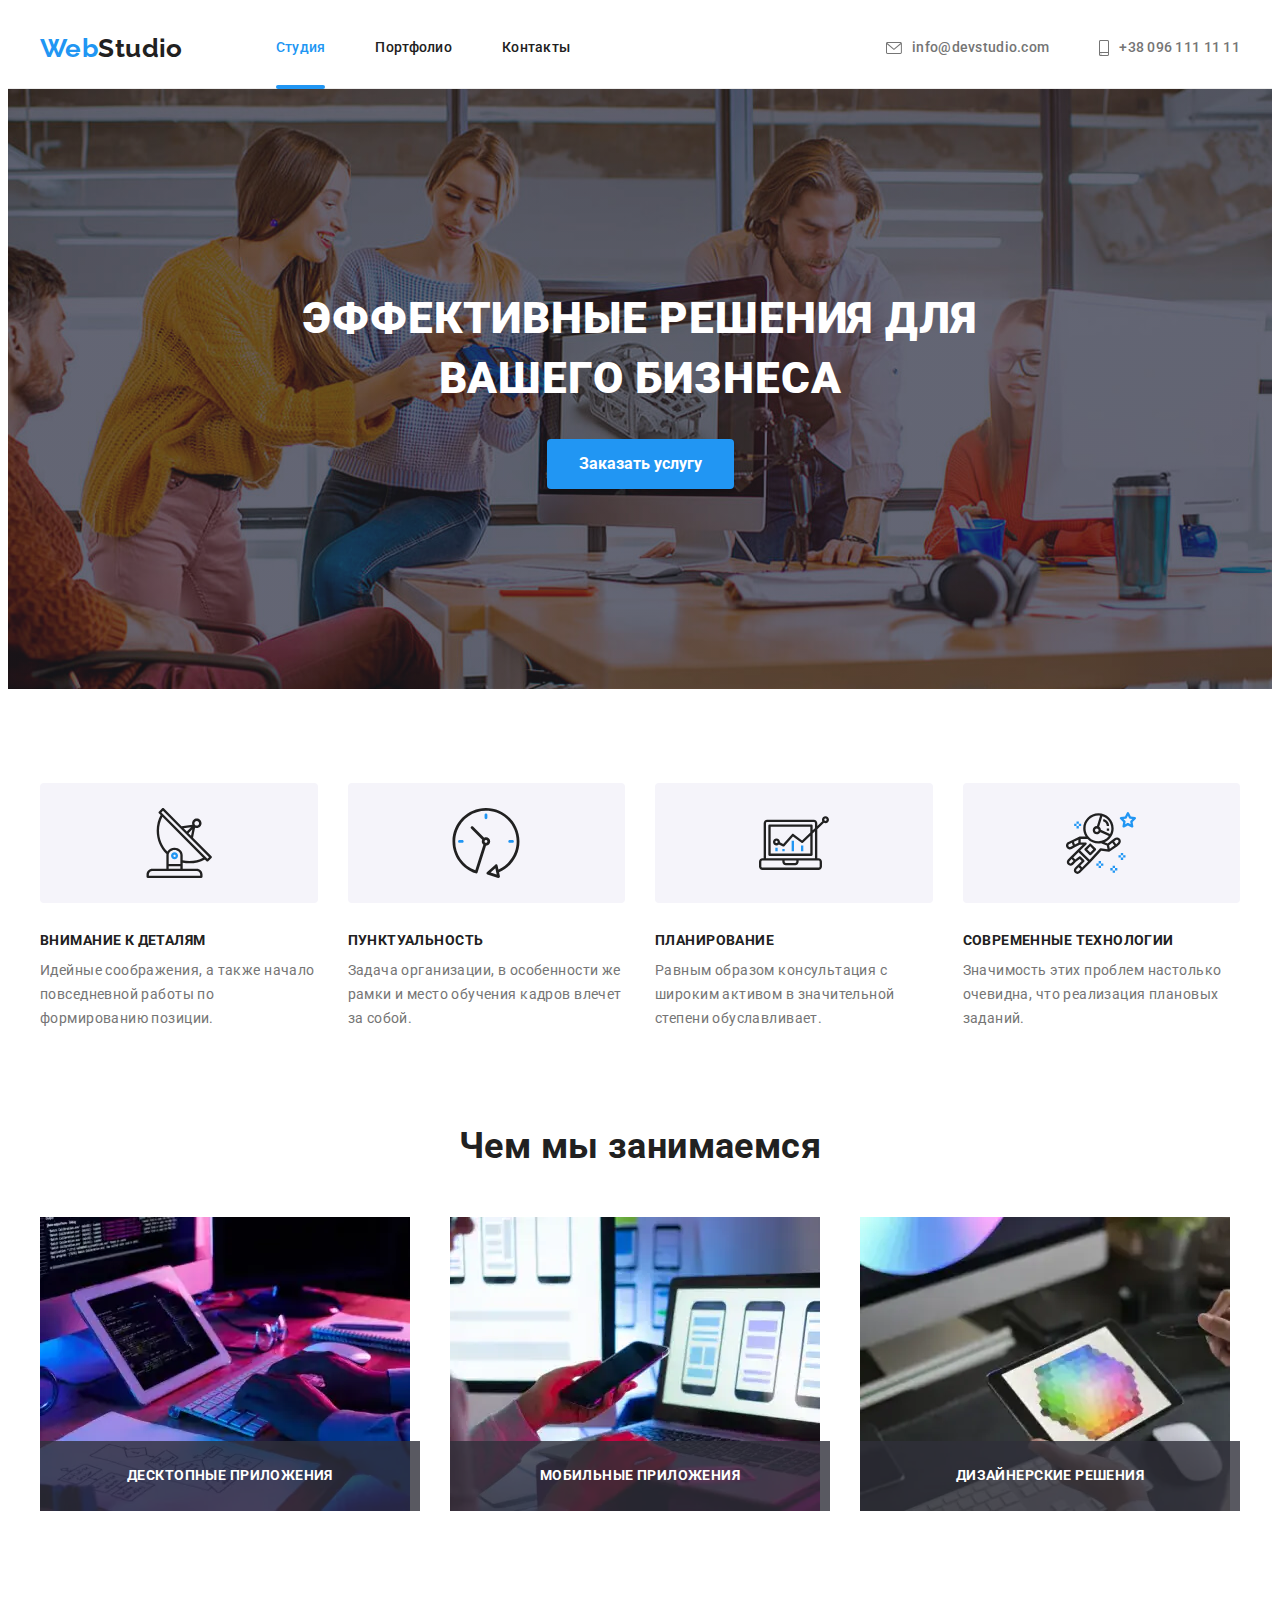
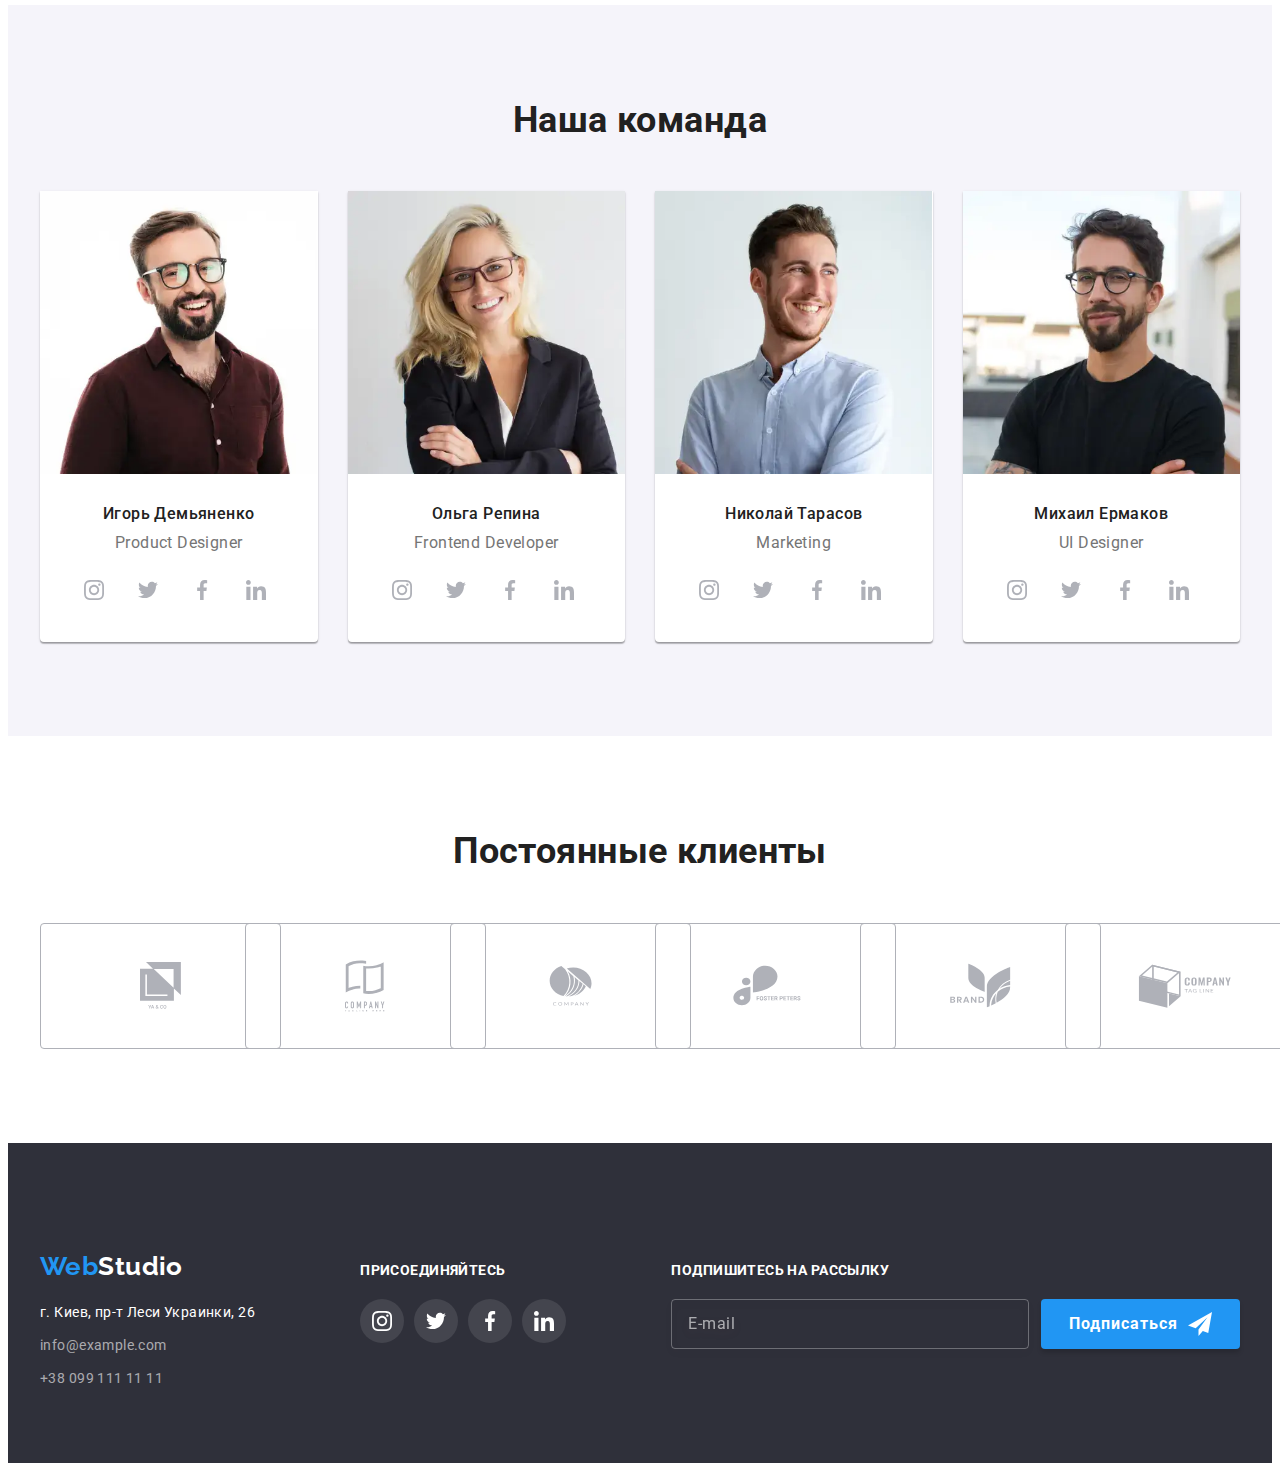
<file: index.html>
<!DOCTYPE html>
<html lang="ru">

<head>
    <meta charset="UTF-8">
    <meta http-equiv="X-UA-Compatible" content="IE=edge">
    <meta name="viewport" content="width=device-width, initial-scale=1.0">
    <title>Web Studio</title>
    <link rel="stylesheet" href="https://cdnjs.cloudflare.com/ajax/libs/modern-normalize/1.1.0/modern-normalize.min.css"
        integrity="sha512-wpPYUAdjBVSE4KJnH1VR1HeZfpl1ub8YT/NKx4PuQ5NmX2tKuGu6U/JRp5y+Y8XG2tV+wKQpNHVUX03MfMFn9Q=="
        crossorigin="anonymous" referrerpolicy="no-referrer" />
    <link rel="preconnect" href="https://fonts.gstatic.com">
    <link href="https://fonts.googleapis.com/css2?family=Raleway:wght@700&family=Roboto:wght@400;500;700;900&display=swap"
        rel="stylesheet">
    <link rel="stylesheet" href="./css/main.min.css">
</head>

<body>

    <header class="header">
        <div class="container header__container">
            <nav class="navigation">
                <a href="./index.html" lang="en" class="logo link"><span class="logo--color">Web</span>Studio</a>
                <ul class="menu list">
                    <li class="menu__item"><a href="./index.html" class="menu__link menu__link--active link">Студия</a></li>
                    <li class="menu__item"><a href="./portfolio.html" class="menu__link link">Портфолио</a></li>
                    <li class="menu__item"><a href="" class="menu__link link">Контакты</a></li>
                </ul>
            </nav>
            <ul class="contact list">
                <li class="contact__item">
                    <a href="mailto:info@devstudio.com" class="contact__link link">
                        <svg class="contact__icon" width="16" height="12">
                            <use href="./images/icons.svg#icon-envelope"></use>
                        </svg>
                    info@devstudio.com</a>
                </li>
                <li class="contact__item">
                    <a href="tel:+380961111111" class="contact__link link">
                        <svg class="contact__icon" width="10" height="16">
                            <use href="./images/icons.svg#icon-smartphone"></use>
                        </svg>
                    +38 096 111 11 11</a>
                </li>
            </ul>
            <button type="button" class="burger-btn" data-menu-open>
                <svg class="burger-btn__icon" width="24" height="16">
                    <use href="./images/icons.svg#icon-menu"></use>
                </svg>
            </button>
        </div>
    </header>

    <main>

        <!--HERO-->
        <section class="hero">
            <div class="container">
                <h1 class="hero__title">
                        Эффективные решения для вашего бизнеса
                </h1>
                <button type="button" class="hero__btn button" data-modal-open>Заказать услугу</button>
            </div>
        </section>

        <!--FEATURE-->
        <section class="feature section">
            <div class="container">
                <h2 hidden>Особенности</h2>
                <ul class="feature-list list">
                    <li class="feature-list__item">
                        <div class="feature-list__icon--fon">
                            <svg class="feature-list__icon">
                                <use href="./images/icons.svg#icon-details"></use>
                            </svg>
                        </div>
                        <h3 class="feature-list__subtitle subtitle">Внимание к деталям</h3>
                        <p class="feature-list__text">Идейные соображения, а также начало повседневной работы по формированию позиции.</p>
                    </li>
                    <li class="feature-list__item">
                        <div class="feature-list__icon--fon">
                            <svg class="feature-list__icon">
                                <use href="./images/icons.svg#icon-clock"></use>
                            </svg>
                        </div>
                        <h3 class="feature-list__subtitle subtitle">Пунктуальность</h3>
                        <p class="feature-list__text">Задача организации, в особенности же рамки и место обучения кадров влечет за собой.</p>
                    </li>
                    <li class="feature-list__item">
                        <div class="feature-list__icon--fon">
                            <svg class="feature-list__icon">
                                <use href="./images/icons.svg#icon-diagram"></use>
                            </svg>
                        </div>
                        <h3 class="feature-list__subtitle subtitle">Планирование</h3>
                        <p class="feature-list__text">Равным образом консультация с широким активом в значительной степени обуславливает.</p>
                    </li>
                    <li class="feature-list__item">
                        <div class="feature-list__icon--fon">
                            <svg class="feature-list__icon">
                                <use href="./images/icons.svg#icon-astronaut"></use>
                            </svg>
                        </div>
                        <h3 class="feature-list__subtitle subtitle">Современные технологии</h3>
                        <p class="feature-list__text">Значимость этих проблем настолько очевидна, что реализация плановых заданий.</p>
                    </li>
                </ul>
            </div>
        </section>

        <!--PROJECT-->
        <section class="project section">
            <div class="container">
                <h2 class="title">Чем мы занимаемся</h2>
                <ul class="project-list list">
                    <li class="project-list__item">
                        <picture>
                            <source media="(min-width: 1200px)"
                            srcset="./images/project/project1-desktop.webp 1x, ./images/project/project1-desktop@2x.webp 2x"
                            type="image/webp">

                            <source media="(min-width: 1200px)"
                            srcset="./images/project/project1-desktop.jpg 1x, ./images/project/project1-desktop@2x.jpg 2x">
                            
                            <img src="#" alt="Робота команды на ПК" class="project-list__image">
                        </picture>
                        <h3 class="project-list__subtitle subtitle">Десктопные приложения</h3>
                        </li>
                    <li class="project-list__item">
                        <picture>
                            <source media="(min-width: 1200px)"
                            srcset="./images/project/project2-desktop.webp 1x, ./images/project/project2-desktop@2x.webp 2x" type="image/webp">
                                                        
                            <source media="(min-width: 1200px)"
                            srcset="./images/project/project2-desktop.jpg 1x, ./images/project/project2-desktop@2x.jpg 2x">

                            <img src="#" alt="Робота команды с телефоном" class="project-list__image">

                        </picture>
                        <h3 class="project-list__subtitle subtitle">Мобильные приложения</h3>
                    </li>
                    <li class="project-list__item">
                        <picture>
                            <source media="(min-width: 1200px)"
                                srcset="./images/project/project3-desktop.webp 1x, ./images/project/project3-desktop@2x.webp 2x" type="image/webp">
                            
                            <source media="(min-width: 1200px)"
                                srcset="./images/project/project3-desktop.jpg 1x, ./images/project/project3-desktop@2x.jpg 2x">

                            <img src="#" alt="Робота команды на планшете" class="project-list__image">

                        </picture>
                        <h3 class="project-list__subtitle subtitle">Дизайнерские решения</h3>
                    </li>
                </ul>
            </div>
        </section>

        <!--TEAM-->
        <section class="team-section section">
            <div class="container">
                <h2 class="title">Наша команда</h2>
                <ul class="list team-list">
                    <li class="team-list-item">
                        <picture>
                            <source media="(min-width: 280px)"
                                srcset="./images/team/team1-mobile.webp 1x, ./images/team/team1-mobile@2x.webp 2x" 
                                type="image/webp">
                            
                            <source media="(min-width: 280px)"
                                srcset="./images/team/team1-mobile.jpg 1x, ./images/team/team1-mobile@2x.jpg 2x">

                            <source media="(min-width: 768px)"
                                srcset="./images/team/team1-tablet.webp 1x, ./images/team/team1-tablet@2x.webp 2x" 
                                type="image/webp">
                            
                            <source media="(min-width: 768px)"
                                srcset="./images/team/team1-tablet.jpg 1x, ./images/team/team1-tablet@2x.jpg 2x">

                            <source media="(min-width: 1200px)"
                                srcset="./images/team/team1-desktop.webp 1x, ./images/team/team1-desktop@2x.webp 2x" 
                                type="image/webp">
                            
                            <source media="(min-width: 1200px)"
                                srcset="./images/team/team1-desktop.jpg 1x, ./images/team/team1-desktop@2x.jpg 2x">

                            <img src="#" alt="Игорь Демьяненко" class="team-pic">
                        </picture>
                        <div class="description-team">
                            <h3 class="team-subtitle text">Игорь Демьяненко</h3>
                            <p class="team-desc text" lang="en">Product Designer</p>
                            <ul class="social-list">
                                <li class="social-list__item">
                                    <a href="" class="social-list__link link">
                                        <svg class="social-list__icon" width="20" height="20">
                                            <use href="./images/icons.svg#icon-instagram"></use>
                                        </svg>
                                    </a>
                                </li>
                                <li class="social-list__item">
                                    <a href="" class="social-list__link link">
                                        <svg class="social-list__icon" width="20" height="20">
                                            <use href="./images/icons.svg#icon-twitter"></use>
                                        </svg>
                                    </a>
                                </li>
                                <li class="social-list__item">
                                    <a href="" class="social-list__link link">
                                        <svg class="social-list__icon" width="20" height="20">
                                            <use href="./images/icons.svg#icon-facebook"></use>
                                        </svg>
                                    </a>
                                </li>
                                <li class="social-list__item">
                                    <a href="" class="social-list__link link">
                                        <svg class="social-list__icon" width="20" height="20">
                                            <use href="./images/icons.svg#icon-linkedin"></use>
                                        </svg>
                                    </a>
                                </li>
                            </ul>
                        </div>
                    </li>
                    <li class="team-list-item">
                        <picture>
                            <source media="(min-width: 280px)" srcset="./images/team/team2-mobile.webp 1x, ./images/team/team2-mobile@2x.webp 2x"
                                type="image/webp">
                            
                            <source media="(min-width: 280px)" srcset="./images/team/team2-mobile.jpg 1x, ./images/team/team2-mobile@2x.jpg 2x">
                            
                            <source media="(min-width: 768px)" srcset="./images/team/team2-tablet.webp 1x, ./images/team/team2-tablet@2x.webp 2x"
                                type="image/webp">
                            
                            <source media="(min-width: 768px)" srcset="./images/team/team2-tablet.jpg 1x, ./images/team/team2-tablet@2x.jpg 2x">
                            
                            <source media="(min-width: 1200px)" srcset="./images/team/team2-desktop.webp 1x, ./images/team/team2-desktop@2x.webp 2x"
                                type="image/webp">
                            
                            <source media="(min-width: 1200px)" srcset="./images/team/team2-desktop.jpg 1x, ./images/team/team2-desktop@2x.jpg 2x">

                            <img src="#" alt="Ольга Репина" class="team-pic">
                        </picture>
                        <div class="description-team">
                            <h3 class="team-subtitle text">Ольга Репина</h3>
                            <p class="team-desc text" lang="en">Frontend Developer</p>
                            <ul class="social-list">
                                <li class="social-list__item">
                                    <a href="" class="social-list__link link">
                                        <svg class="social-list__icon" width="20" height="20">
                                            <use href="./images/icons.svg#icon-instagram"></use>
                                        </svg>
                                    </a>
                                </li>
                                <li class="social-list__item">
                                    <a href="" class="social-list__link link">
                                        <svg class="social-list__icon" width="20" height="20">
                                            <use href="./images/icons.svg#icon-twitter"></use>
                                        </svg>
                                    </a>
                                </li>
                                <li class="social-list__item">
                                    <a href="" class="social-list__link link">
                                        <svg class="social-list__icon" width="20" height="20">
                                            <use href="./images/icons.svg#icon-facebook"></use>
                                        </svg>
                                    </a>
                                </li>
                                <li class="social-list__item">
                                    <a href="" class="social-list__link link">
                                        <svg class="social-list__icon" width="20" height="20">
                                            <use href="./images/icons.svg#icon-linkedin"></use>
                                        </svg>
                                    </a>
                                </li>
                            </ul>
                        </div>
                    </li>
                    <li class="team-list-item">
                        <picture>
                            <source media="(min-width: 280px)" srcset="./images/team/team3-mobile.webp 1x, ./images/team/team3-mobile@2x.webp 2x"
                                type="image/webp">
                            
                            <source media="(min-width: 280px)" srcset="./images/team/team3-mobile.jpg 1x, ./images/team/team3-mobile@2x.jpg 2x">
                            
                            <source media="(min-width: 768px)" srcset="./images/team/team3-tablet.webp 1x, ./images/team/team3-tablet@2x.webp 2x"
                                type="image/webp">
                            
                            <source media="(min-width: 768px)" srcset="./images/team/team3-tablet.jpg 1x, ./images/team/team3-tablet@2x.jpg 2x">
                            
                            <source media="(min-width: 1200px)" srcset="./images/team/team3-desktop.webp 1x, ./images/team/team3-desktop@2x.webp 2x"
                                type="image/webp">
                            
                            <source media="(min-width: 1200px)" srcset="./images/team/team3-desktop.jpg 1x, ./images/team/team3-desktop@2x.jpg 2x">

                            <img src="#" alt="Николай Тарасов" class="team-pic">
                        </picture>
                            <div class="description-team">
                            <h3 class="team-subtitle text">Николай Тарасов</h3>
                            <p class="team-desc text" lang="en">Marketing</p>
                            <ul class="social-list">
                                <li class="social-list__item">
                                    <a href="" class="social-list__link link">
                                        <svg class="social-list__icon" width="20" height="20">
                                            <use href="./images/icons.svg#icon-instagram"></use>
                                        </svg>
                                    </a>
                                </li>
                                <li class="social-list__item">
                                    <a href="" class="social-list__link link">
                                        <svg class="social-list__icon" width="20" height="20">
                                            <use href="./images/icons.svg#icon-twitter"></use>
                                        </svg>
                                    </a>
                                </li>
                                <li class="social-list__item">
                                    <a href="" class="social-list__link link">
                                        <svg class="social-list__icon" width="20" height="20">
                                            <use href="./images/icons.svg#icon-facebook"></use>
                                        </svg>
                                    </a>
                                </li>
                                <li class="social-list__item">
                                    <a href="" class="social-list__link link">
                                        <svg class="social-list__icon" width="20" height="20">
                                            <use href="./images/icons.svg#icon-linkedin"></use>
                                        </svg>
                                    </a>
                                </li>
                            </ul>
                        </div>
                    </li>
                    <li class="team-list-item">
                        <picture>
                            <source media="(min-width: 280px)" srcset="./images/team/team4-mobile.webp 1x, ./images/team/team4-mobile@2x.webp 2x"
                                type="image/webp">
                            
                            <source media="(min-width: 280px)" srcset="./images/team/team4-mobile.jpg 1x, ./images/team/team4-mobile@2x.jpg 2x">
                            
                            <source media="(min-width: 768px)" srcset="./images/team/team4-tablet.webp 1x, ./images/team/team4-tablet@2x.webp 2x"
                                type="image/webp">
                            
                            <source media="(min-width: 768px)" srcset="./images/team/team4-tablet.jpg 1x, ./images/team/team4-tablet@2x.jpg 2x">
                            
                            <source media="(min-width: 1200px)" srcset="./images/team/team4-desktop.webp 1x, ./images/team/team4-desktop@2x.webp 2x"
                                type="image/webp">
                            
                            <source media="(min-width: 1200px)" srcset="./images/team/team4-desktop.jpg 1x, ./images/team/team4-desktop@2x.jpg 2x">
                            
                            <img src="#" alt="Михаил Ермаков" class="team-pic">
                        </picture>
                        <div class="description-team">
                            <h3 class="team-subtitle text">Михаил Ермаков</h3>
                            <p class="team-desc text" lang="en">UI Designer</p>
                            <ul class="social-list">
                                <li class="social-list__item">
                                    <a href="" class="social-list__link link">
                                        <svg class="social-list__icon" width="20" height="20">
                                            <use href="./images/icons.svg#icon-instagram"></use>
                                        </svg>
                                    </a>
                                </li>
                                <li class="social-list__item">
                                    <a href="" class="social-list__link link">
                                        <svg class="social-list__icon" width="20" height="20">
                                            <use href="./images/icons.svg#icon-twitter"></use>
                                        </svg>
                                    </a>
                                </li>
                                <li class="social-list__item">
                                    <a href="" class="social-list__link link">
                                        <svg class="social-list__icon" width="20" height="20">
                                            <use href="./images/icons.svg#icon-facebook"></use>
                                        </svg>
                                    </a>
                                </li>
                                <li class="social-list__item">
                                    <a href="" class="social-list__link link">
                                        <svg class="social-list__icon" width="20" height="20">
                                            <use href="./images/icons.svg#icon-linkedin"></use>
                                        </svg>
                                    </a>
                                </li>
                            </ul>
                        </div>
                    </li>
                </ul>
            </div>
        </section>

        <!-- CLIENTS -->
        <section class="section">
            <div class="container">
                <h2 class="title">Постоянные клиенты</h2>
                <ul class="client-list">
                    <li class="client-list__item">
                        <a href="" class="client__link  link">
                            <svg class="client__icon" width="41" height="47">
                                <use href="./images/icons.svg#icon-ya-co"></use>
                            </svg>
                        </a>
                    </li>
                    <li class="client-list__item">
                        <a href="" class="client__link  link">
                            <svg class="client__icon" width="40" height="52">
                                <use href="./images/icons.svg#icon-tagline-here"></use>
                            </svg>
                        </a>
                    </li>
                    <li class="client-list__item">
                        <a href="" class="client__link  link">
                            <svg class="client__icon" width="43" height="41">
                                <use href="./images/icons.svg#icon-company"></use>
                            </svg>
                        </a>
                    </li>
                    <li class="client-list__item">
                        <a href="" class="client__link  link">
                            <svg class="client__icon" width="84" height="41">
                                <use href="./images/icons.svg#icon-foster-peters"></use>
                            </svg>
                        </a>
                    </li>
                    <li class="client-list__item">
                        <a href="" class="client__link  link">
                            <svg class="client__icon" width="63" height="45">
                                <use href="./images/icons.svg#icon-brand"></use>
                            </svg>
                        </a>
                    </li>
                    <li class="client-list__item">
                        <a href="" class="client__link  link">
                            <svg class="client__icon" width="94" height="44">
                                <use href="./images/icons.svg#icon-tag-line"></use>
                            </svg>
                        </a>
                    </li>
                </ul>
            </div>
        </section>

    </main>

    <footer class="footer">
        <div class="container">
            <div class="footer-content">
                <div class="address">
                    <a href="./index.html" lang="en" class="logo link logo-footer"><span class="logo--color">Web</span>Studio</a>
                    <address>
                        <ul class="list contact-blok">
                            <li class="contact-blok__item">
                                <a href="https://goo.gl/maps/mt1eh2ypVDNNx72d9" target="_blank" rel="noopener noreferrer"
                                    class="link contact-blok__link contact-blok__link--color">г. Киев, пр-т Леси Украинки, 26</a>
                            </li>
                            <li class="contact-blok__item">
                                <a href="mailto:info@example.com" class="link contact-blok__link">info@example.com</a>
                            </li>
                            <li class="contact-blok__item">
                                <a href="tel:+380991111111" class="link contact-blok__link">+38 099 111 11 11</a>
                            </li>
                        </ul>
                    </address>
                </div>
                <div class="social">
                    <h2 class="social__title subtitle">присоединяйтесь</h2>
                    <ul class="social-list">
                        <li class="social-list__item">
                            <a href="" class="social-list__link link">
                                <svg class="footer__social-icon--bg social-list__icon" width="20" height="20">
                                    <use href="./images/icons.svg#icon-instagram"></use>
                                </svg>
                            </a>
                        </li>
                        <li class="social-list__item">
                            <a href="" class="social-list__link link">
                                <svg class="footer__social-icon--bg social-list__icon" width="20" height="20">
                                    <use href="./images/icons.svg#icon-twitter"></use>
                                </svg>
                            </a>
                        </li>
                        <li class="social-list__item">
                            <a href="" class="social-list__link link">
                                <svg class="footer__social-icon--bg social-list__icon" width="20" height="20">
                                    <use href="./images/icons.svg#icon-facebook"></use>
                                </svg>
                            </a>
                        </li>
                        <li class="social-list__item">
                            <a href="" class="social-list__link link">
                                <svg class="footer__social-icon--bg social-list__icon" width="20" height="20">
                                    <use href="./images/icons.svg#icon-linkedin"></use>
                                </svg>
                            </a>
                        </li>
                    </ul>
                </div>
                <form class="subscription-form">
                    <p class="subscription-form__title subtitle">Подпишитесь на рассылку</p>
                    <div class="subscription-form__element">
                        <input type="email" name="user-subscription-mail" class="subscription-form__input" placeholder="E-mail" required>
                        <button type="submit" class="subscription-form__btn button">Подписаться
                            <svg class="subscription-form__icon" width="24" height="24">
                                <use href="./images/icons.svg#icon-icon-send"></use>
                            </svg>
                        </button>
                    </div>
                </form>
            </div>
        </div>
    </footer>

    <!-- MODAL -->
    <div class="backdrop is-hidden" data-modal>
        <div class="modal">
            <button type="button" class="close-btn" data-modal-close>
                <svg class="close-black" width="18" height="18">
                    <use href="./images/icons.svg#icon-close-black"></use>
                </svg>
            </button>
            <form class="modal-form">
                <p class="modal-form-title">Оставьте свои данные, мы вам перезвоним</p>
                <label class="modal-form-field">
                    Имя
                    <span class="modal-form-field-element">
                        <input type="text" name="user-name" class="modal-form-input" required>
                        <svg class="modal-form-icon" width="18" height="18">
                            <use href="./images/icons.svg#icon-person-black"></use>
                        </svg>
                    </span>
                </label>
                <label class="modal-form-field">
                    Телефон
                    <span class="modal-form-field-element">
                        <input type="tel" name="user-phone" class="modal-form-input" required>
                        <svg class="modal-form-icon" width="18" height="18">
                            <use href="./images/icons.svg#icon-phone-black"></use>
                        </svg>
                    </span>
                </label>
                <label class="modal-form-field">
                    Почта
                    <span class="modal-form-field-element">
                        <input type="email" name="user-mail" class="modal-form-input" required>
                        <svg class="modal-form-icon" width="18" height="18">
                            <use href="./images/icons.svg#icon-email-black"></use>
                        </svg>
                    </span>
                </label>
                <label class="modal-form-field">Комментарий
                    <textarea name="user-message" class="modal-form-message" placeholder="Введите текст"></textarea>
                </label>
                <input type="checkbox" class="modal-form-checkbox hidden" id="accept-policy">
                <label for="accept-policy" class="modal-form-checkbox-label">Соглашаюсь с рассылкой и принимаю &nbsp;<a href="" class="modal-form-checkbox-link">Условия договора</a></label>
                <button type="submit" class="modal-form-btn button">Отправить</button>
            </form>
        </div>
    </div>
    
    <!-- MOBILE-MENU -->
        <div class="mobile-menu" data-menu>
            <div class="container-mobile">
                <button type="button" class="close-btn mobile-btn" data-menu-close>
                    <svg class="close-black" width="18" height="18">
                        <use href="./images/icons.svg#icon-close-black"></use>
                    </svg>
                </button>
                <ul class="mobile-menu-list">
                    <li class="mobile-menu-list__item">
                        <a href="./index.html" class="mobile-menu-list__link mobile-list__link--active link">Студия</a>
                    </li>
                    <li class="mobile-menu-list__item">
                        <a href="./portfolio.html" class="mobile-menu-list__link link">Портфолио</a>
                    </li>
                    <li class="mobile-menu-list__item">
                        <a href="" class="mobile-menu-list__link link">Контакты</a>
                    </li>
                </ul>
                <ul class="mobile-contact-list">
                    <li class="mobile-contact-list__item">
                        <a href="tel:+380961111111" class="mobile-contact-list__link tel link">+38 096 111 11 11</a>
                    </li>
                    <li class="mobile-contact-list__item">
                        <a href="mailto:info@devstudio.com" class="mobile-contact-list__link mail link">info@devstudio.com</a>
                    </li>
                </ul>
                <ul class="mobile-social-list">
                    <li class="mobile-social-list__item">
                        <a href="" class="mobile-social-list__link link">Instagram</a>
                    </li>
                    <li class="mobile-social-list__item">
                        <a href="" class="mobile-social-list__link link">Twitter</a>
                    </li>
                    <li class="mobile-social-list__item">
                        <a href="" class="mobile-social-list__link link">Facebook</a>
                    </li>
                    <li class="mobile-social-list__item">
                        <a href="" class="mobile-social-list__link link">LinkedIn</a>
                    </li>
                </ul>
            </div>
        </div>
    <!-- </div> -->

    <script src="./js/menu.js"></script>
    <script src="./js/modal.js"></script>
</body>
</html>
</file>
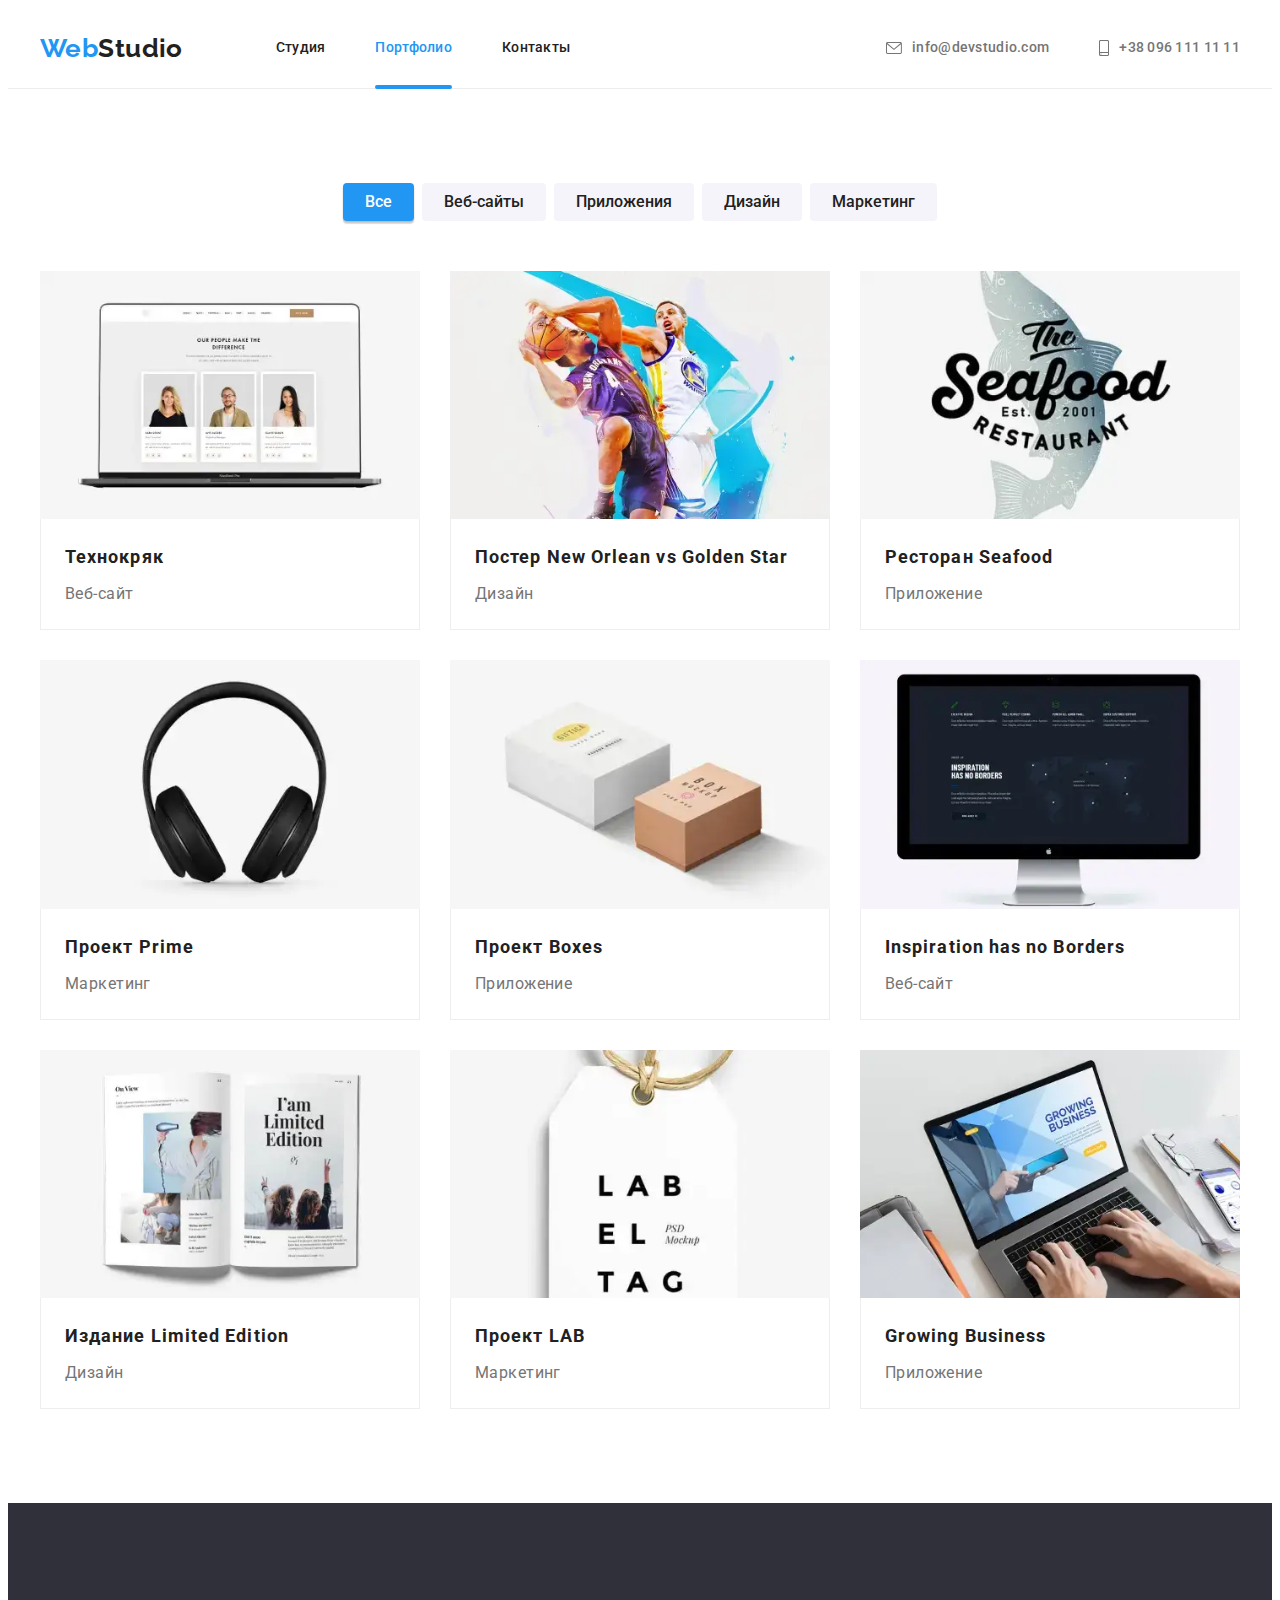
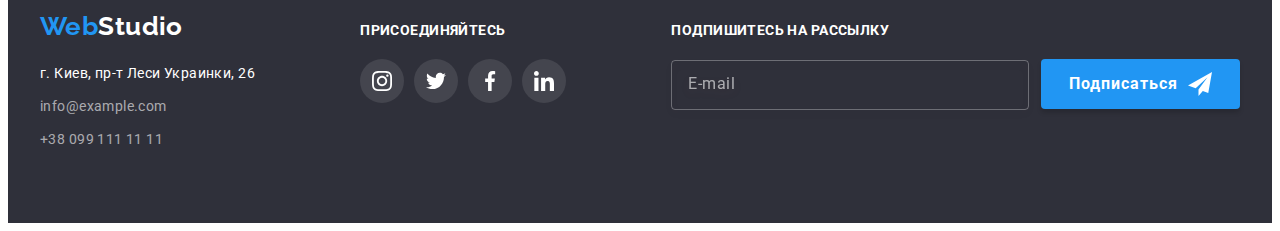
<file: portfolio.html>
<!DOCTYPE html>
<html lang="ru">

<head>
    <meta charset="UTF-8">
    <meta http-equiv="X-UA-Compatible" content="IE=edge">
    <meta name="viewport" content="width=device-width, initial-scale=1.0">
    <title>Портфолио</title>
    <link rel="stylesheet" href="https://cdnjs.cloudflare.com/ajax/libs/modern-normalize/1.1.0/modern-normalize.min.css"
        integrity="sha512-wpPYUAdjBVSE4KJnH1VR1HeZfpl1ub8YT/NKx4PuQ5NmX2tKuGu6U/JRp5y+Y8XG2tV+wKQpNHVUX03MfMFn9Q=="
        crossorigin="anonymous" referrerpolicy="no-referrer" />
    <link rel="preconnect" href="https://fonts.gstatic.com">
    <link
        href="https://fonts.googleapis.com/css2?family=Raleway:wght@700&family=Roboto:wght@400;500;700;900&display=swap"
        rel="stylesheet">
    <link rel="stylesheet" href="./css/main.min.css">
</head>

<body>
    <header class="header">
        <div class="container header__container">
            <nav class="navigation">
                <a href="./index.html" lang="en" class="logo link"><span class="logo--color">Web</span>Studio</a>
                <ul class="menu list">
                    <li class="menu__item"><a href="./index.html" class="menu__link link">Студия</a></li>
                    <li class="menu__item"><a href="./portfolio.html" class="menu__link menu__link--active link">Портфолио</a></li>
                    <li class="menu__item"><a href="" class="menu__link link">Контакты</a></li>
                </ul>
            </nav>
            <ul class="contact list">
                <li class="contact__item">
                    <a href="mailto:info@devstudio.com" class="contact__link link">
                        <svg class="contact__icon" width="16" height="12">
                            <use href="./images/icons.svg#icon-envelope"></use>
                        </svg>
                        info@devstudio.com</a>
                </li>
                <li class="contact__item">
                    <a href="tel:+380961111111" class="contact__link link">
                        <svg class="contact__icon" width="10" height="16">
                            <use href="./images/icons.svg#icon-smartphone"></use>
                        </svg>
                        +38 096 111 11 11</a>
                </li>
            </ul>
            <button type="button" class="burger-btn" data-menu-open>
                <svg class="burger-btn__icon" width="24" height="16">
                    <use href="./images/icons.svg#icon-menu"></use>
                </svg>
            </button>
        </div>
    </header>

    <main>
        <section class="portfolio-section">
        <div class="container section">
            <h1 hidden>Портфолио</h1>
            <!--Filters-->
                <h2 hidden>Фильтер</h2>
                <ul class="list filter-list">
                    <li class="filter-list-item">
                        <button type="button" class="filter-btn button filter-btn--active">Все</button>
                    </li>
                    <li class="filter-list-item">
                        <button type="button" class="filter-btn button">Веб-сайты</button>
                    </li>
                    <li class="filter-list-item">
                        <button type="button" class="filter-btn button">Приложения</button>
                    </li>
                    <li class="filter-list-item">
                        <button type="button" class="filter-btn button">Дизайн</button>
                    </li>
                    <li class="filter-list-item">
                        <button type="button" class="filter-btn button">Маркетинг</button>
                    </li>
                </ul>
            
                <!--Gallery-->
                <h2 hidden>Галерея портфолио</h2>
                <ul class="list gallery-list">
                    <li class="gallery-list-item">
                        <a href="" class="gallery-link link">
                            <div class="card">
                                <picture>
                                    <source media="(min-width: 280px)" srcset="./images/portfolio/gallery1-mobile.webp 1x, ./images/portfolio/gallery1-mobile@2x.webp 2x"
                                        type="image/webp">
                                    
                                    <source media="(min-width: 280px)" srcset="./images/portfolio/gallery1-mobile.jpg 1x, ./images/portfolio/gallery1-mobile@2x.jpg 2x">
                                    
                                    <source media="(min-width: 768px)" srcset="./images/portfolio/gallery1-tablet.webp 1x, ./images/portfolio/gallery1-tablet@2x.webp 2x"
                                        type="image/webp">
                                    
                                    <source media="(min-width: 768px)" srcset="./images/portfolio/gallery1-tablet.jpg 1x, ./images/portfolio/gallery1-tablet@2x.jpg 2x">
                                    
                                    <source media="(min-width: 1200px)" srcset="./images/portfolio/gallery1-desktop.webp 1x, ./images/portfolio/gallery1-desktop@2x.webp 2x"
                                        type="image/webp">
                                    
                                    <source media="(min-width: 1200px)" srcset="./images/portfolio/gallery1-desktop.jpg 1x, ./images/portfolio/gallery1-desktop@2x.jpg 2x">
                                    <img src="#" alt="Ноутбук с веб-страницей технокряк">
                                </picture>
                                    <p class="overlay">
                                        Технокряк это современная площадка распространения коронавируса. Компании используют эту платформу для цифрового
                                        шпионажа и атак на защищённые сервера конкурентов.
                                    </p>
                            </div>
                            <div class="description">
                                <h3 class="gallery-subtitle">Технокряк</h3>
                                <p class="gallery-desc">Веб-сайт</p>
                            </div>
                        </a>
                    </li>
                    <li class="gallery-list-item">
                        <a href="" class="gallery-link link">
                            <div class="card">
                                <picture>
                                    <source media="(min-width: 280px)" srcset="./images/portfolio/gallery2-mobile.webp 1x, ./images/portfolio/gallery2-mobile@2x.webp 2x"
                                        type="image/webp">
                                    
                                    <source media="(min-width: 280px)" srcset="./images/portfolio/gallery2-mobile.jpg 1x, ./images/portfolio/gallery2-mobile@2x.jpg 2x">
                                    
                                    <source media="(min-width: 768px)" srcset="./images/portfolio/gallery2-tablet.webp 1x, ./images/portfolio/gallery2-tablet@2x.webp 2x"
                                        type="image/webp">
                                    
                                    <source media="(min-width: 768px)" srcset="./images/portfolio/gallery2-tablet.jpg 1x, ./images/portfolio/gallery2-tablet@2x.jpg 2x">
                                    
                                    <source media="(min-width: 1200px)" srcset="./images/portfolio/gallery2-desktop.webp 1x, ./images/portfolio/gallery2-desktop@2x.webp 2x"
                                        type="image/webp">
                                    
                                    <source media="(min-width: 1200px)" srcset="./images/portfolio/gallery2-desktop.jpg 1x, ./images/portfolio/gallery2-desktop@2x.jpg 2x">

                                    <img src="#" alt="Двое баскетболистов играют в мяч">
                                </picture>
                                    <p class="overlay">
                                        Технокряк это современная площадка распространения коронавируса. Компании используют эту платформу для цифрового
                                        шпионажа и атак на защищённые сервера конкурентов.
                                    </p>
                            </div>
                            <div class="description">
                                <h3 class="gallery-subtitle">Постер New Orlean vs Golden Star</h3>
                                <p class="gallery-desc">Дизайн</p>
                            </div>
                        </a>
                    </li>
                    <li class="gallery-list-item">
                        <a href="" class="gallery-link link">
                            <div class="card">
                                <picture>
                                    <source media="(min-width: 280px)"
                                        srcset="./images/portfolio/gallery3-mobile.webp 1x, ./images/portfolio/gallery3-mobile@2x.webp 2x" 
                                        type="image/webp">
                                
                                    <source media="(min-width: 280px)"
                                        srcset="./images/portfolio/gallery3-mobile.jpg 1x, ./images/portfolio/gallery3-mobile@2x.jpg 2x">
                                
                                    <source media="(min-width: 768px)"
                                        srcset="./images/portfolio/gallery3-tablet.webp 1x, ./images/portfolio/gallery3-tablet@2x.webp 2x"
                                        type="image/webp">
                                
                                    <source media="(min-width: 768px)"
                                        srcset="./images/portfolio/gallery3-tablet.jpg 1x, ./images/portfolio/gallery3-tablet@2x.jpg 2x">
                                
                                    <source media="(min-width: 1200px)"
                                        srcset="./images/portfolio/gallery3-desktop.webp 1x, ./images/portfolio/gallery3-desktop@2x.webp 2x"
                                        type="image/webp">
                                
                                    <source media="(min-width: 1200px)"
                                        srcset="./images/portfolio/gallery3-desktop.jpg 1x, ./images/portfolio/gallery3-desktop@2x.jpg 2x">
                                
                                    <img src="#" alt="Логотип ресторана Seafood">
                                </picture>
                                    <p class="overlay">
                                        Технокряк это современная площадка распространения коронавируса. Компании используют эту платформу для цифрового
                                        шпионажа и атак на защищённые сервера конкурентов.
                                    </p>
                            </div>
                            <div class="description">
                                    <h3 class="gallery-subtitle">Ресторан Seafood</h3>
                                    <p class="gallery-desc">Приложение</p>
                            </div>
                        </a>
                    </li>
                    <li class="gallery-list-item">
                        <a href="" class="gallery-link link">
                            <div class="card">
                                <picture>
                                    <source media="(min-width: 280px)"
                                        srcset="./images/portfolio/gallery4-mobile.webp 1x, ./images/portfolio/gallery4-mobile@2x.webp 2x" type="image/webp">
                                
                                    <source media="(min-width: 280px)"
                                        srcset="./images/portfolio/gallery4-mobile.jpg 1x, ./images/portfolio/gallery4-mobile@2x.jpg 2x">
                                
                                    <source media="(min-width: 768px)"
                                        srcset="./images/portfolio/gallery4-tablet.webp 1x, ./images/portfolio/gallery4-tablet@2x.webp 2x"
                                        type="image/webp">
                                
                                    <source media="(min-width: 768px)"
                                        srcset="./images/portfolio/gallery4-tablet.jpg 1x, ./images/portfolio/gallery4-tablet@2x.jpg 2x">
                                
                                    <source media="(min-width: 1200px)"
                                        srcset="./images/portfolio/gallery4-desktop.webp 1x, ./images/portfolio/gallery4-desktop@2x.webp 2x"
                                        type="image/webp">
                                
                                    <source media="(min-width: 1200px)"
                                        srcset="./images/portfolio/gallery4-desktop.jpg 1x, ./images/portfolio/gallery4-desktop@2x.jpg 2x">
                                
                                    <img src="#" alt="Черные наушники">
                                </picture>
                                    <p class="overlay">
                                        Технокряк это современная площадка распространения коронавируса. Компании используют эту платформу для цифрового
                                        шпионажа и атак на защищённые сервера конкурентов.
                                    </p>
                            </div>
                            <div class="description">
                                <h3 class="gallery-subtitle">Проект Prime</h3>
                                <p class="gallery-desc">Маркетинг</p>
                            </div>
                        </a>
                    </li>
                    <li class="gallery-list-item">
                        <a href="" class="gallery-link link">
                            <div class="card">
                                <picture>
                                    <source media="(min-width: 280px)"
                                        srcset="./images/portfolio/gallery5-mobile.webp 1x, ./images/portfolio/gallery5-mobile@2x.webp 2x" type="image/webp">
                                
                                    <source media="(min-width: 280px)"
                                        srcset="./images/portfolio/gallery5-mobile.jpg 1x, ./images/portfolio/gallery5-mobile@2x.jpg 2x">
                                
                                    <source media="(min-width: 768px)"
                                        srcset="./images/portfolio/gallery5-tablet.webp 1x, ./images/portfolio/gallery5-tablet@2x.webp 2x"
                                        type="image/webp">
                                
                                    <source media="(min-width: 768px)"
                                        srcset="./images/portfolio/gallery5-tablet.jpg 1x, ./images/portfolio/gallery5-tablet@2x.jpg 2x">
                                
                                    <source media="(min-width: 1200px)"
                                        srcset="./images/portfolio/gallery5-desktop.webp 1x, ./images/portfolio/gallery5-desktop@2x.webp 2x"
                                        type="image/webp">
                                
                                    <source media="(min-width: 1200px)"
                                        srcset="./images/portfolio/gallery5-desktop.jpg 1x, ./images/portfolio/gallery5-desktop@2x.jpg 2x">
                                
                                    <img src="#" alt="Две коробки">
                                </picture>
                                    <p class="overlay">
                                        Технокряк это современная площадка распространения коронавируса. Компании используют эту платформу для цифрового
                                        шпионажа и атак на защищённые сервера конкурентов.
                                    </p>
                            </div>
                            <div class="description">
                                    <h3 class="gallery-subtitle">Проект Boxes</h3>
                                    <p class="gallery-desc">Приложение</p>
                            </div>
                        </a>
                    </li>
                    <li class="gallery-list-item">
                        <a href="" class="gallery-link link">
                            <div class="card">
                                <picture>
                                    <source media="(min-width: 280px)"
                                        srcset="./images/portfolio/gallery6-mobile.webp 1x, ./images/portfolio/gallery6-mobile@2x.webp 2x" type="image/webp">
                                
                                    <source media="(min-width: 280px)"
                                        srcset="./images/portfolio/gallery6-mobile.jpg 1x, ./images/portfolio/gallery6-mobile@2x.jpg 2x">
                                
                                    <source media="(min-width: 768px)"
                                        srcset="./images/portfolio/gallery6-tablet.webp 1x, ./images/portfolio/gallery6-tablet@2x.webp 2x"
                                        type="image/webp">
                                
                                    <source media="(min-width: 768px)"
                                        srcset="./images/portfolio/gallery6-tablet.jpg 1x, ./images/portfolio/gallery6-tablet@2x.jpg 2x">
                                
                                    <source media="(min-width: 1200px)"
                                        srcset="./images/portfolio/gallery6-desktop.webp 1x, ./images/portfolio/gallery6-desktop@2x.webp 2x"
                                        type="image/webp">
                                
                                    <source media="(min-width: 1200px)"
                                        srcset="./images/portfolio/gallery6-desktop.jpg 1x, ./images/portfolio/gallery6-desktop@2x.jpg 2x">
                                
                                    <img src="#" alt="Монитор с изображением веб-сайта">
                                </picture>
                                    <p class="overlay">
                                        Технокряк это современная площадка распространения коронавируса. Компании используют эту платформу для цифрового
                                        шпионажа и атак на защищённые сервера конкурентов.
                                    </p>
                            </div>
                            <div class="description">
                                    <h3 class="gallery-subtitle" lang="en">Inspiration has no Borders</h3>
                                    <p class="gallery-desc">Веб-сайт</p>
                            </div>
                        </a>
                    </li>
                    <li class="gallery-list-item">
                        <a href="" class="gallery-link link">
                            <div class="card">
                                <picture>
                                    <source media="(min-width: 280px)"
                                        srcset="./images/portfolio/gallery7-mobile.webp 1x, ./images/portfolio/gallery7-mobile@2x.webp 2x" type="image/webp">
                                
                                    <source media="(min-width: 280px)"
                                        srcset="./images/portfolio/gallery7-mobile.jpg 1x, ./images/portfolio/gallery7-mobile@2x.jpg 2x">
                                
                                    <source media="(min-width: 768px)"
                                        srcset="./images/portfolio/gallery7-tablet.webp 1x, ./images/portfolio/gallery7-tablet@2x.webp 2x"
                                        type="image/webp">
                                
                                    <source media="(min-width: 768px)"
                                        srcset="./images/portfolio/gallery7-tablet.jpg 1x, ./images/portfolio/gallery7-tablet@2x.jpg 2x">
                                
                                    <source media="(min-width: 1200px)"
                                        srcset="./images/portfolio/gallery7-desktop.webp 1x, ./images/portfolio/gallery7-desktop@2x.webp 2x"
                                        type="image/webp">
                                
                                    <source media="(min-width: 1200px)"
                                        srcset="./images/portfolio/gallery7-desktop.jpg 1x, ./images/portfolio/gallery7-desktop@2x.jpg 2x">
                                
                                    <img src="#" alt="Журнал">
                                </picture>
                                    <p class="overlay">
                                        Технокряк это современная площадка распространения коронавируса. Компании используют эту платформу для цифрового
                                        шпионажа и атак на защищённые сервера конкурентов.
                                    </p>
                            </div>
                            <div class="description">
                                    <h3 class="gallery-subtitle">Издание Limited Edition</h3>
                                    <p class="gallery-desc">Дизайн</p>
                            </div>
                        </a>
                    </li>
                    <li class="gallery-list-item">
                        <a href="" class="gallery-link link">
                            <div class="card">
                                <picture>
                                    <source media="(min-width: 280px)"
                                        srcset="./images/portfolio/gallery8-mobile.webp 1x, ./images/portfolio/gallery8-mobile@2x.webp 2x" type="image/webp">
                                
                                    <source media="(min-width: 280px)"
                                        srcset="./images/portfolio/gallery8-mobile.jpg 1x, ./images/portfolio/gallery8-mobile@2x.jpg 2x">
                                
                                    <source media="(min-width: 768px)"
                                        srcset="./images/portfolio/gallery8-tablet.webp 1x, ./images/portfolio/gallery8-tablet@2x.webp 2x"
                                        type="image/webp">
                                
                                    <source media="(min-width: 768px)"
                                        srcset="./images/portfolio/gallery8-tablet.jpg 1x, ./images/portfolio/gallery8-tablet@2x.jpg 2x">
                                
                                    <source media="(min-width: 1200px)"
                                        srcset="./images/portfolio/gallery8-desktop.webp 1x, ./images/portfolio/gallery8-desktop@2x.webp 2x"
                                        type="image/webp">
                                
                                    <source media="(min-width: 1200px)"
                                        srcset="./images/portfolio/gallery8-desktop.jpg 1x, ./images/portfolio/gallery8-desktop@2x.jpg 2x">
                                
                                    <img src="#" alt="Логотип компании LAB">
                                </picture>
                                    <p class="overlay">
                                        Технокряк это современная площадка распространения коронавируса. Компании используют эту платформу для цифрового
                                        шпионажа и атак на защищённые сервера конкурентов.
                                    </p>
                            </div>
                            <div class="description">
                                    <h3 class="gallery-subtitle">Проект LAB</h3>
                                    <p class="gallery-desc">Маркетинг</p>
                            </div>
                        </a>
                    </li>
                    <li class="gallery-list-item">
                        <a href="" class="gallery-link link">
                            <div class="card">
                                <picture>
                                    <source media="(min-width: 280px)"
                                        srcset="./images/portfolio/gallery9-mobile.webp 1x, ./images/portfolio/gallery9-mobile@2x.webp 2x" type="image/webp">
                                
                                    <source media="(min-width: 280px)"
                                        srcset="./images/portfolio/gallery9-mobile.jpg 1x, ./images/portfolio/gallery9-mobile@2x.jpg 2x">
                                
                                    <source media="(min-width: 768px)"
                                        srcset="./images/portfolio/gallery9-tablet.webp 1x, ./images/portfolio/gallery9-tablet@2x.webp 2x"
                                        type="image/webp">
                                
                                    <source media="(min-width: 768px)"
                                        srcset="./images/portfolio/gallery9-tablet.jpg 1x, ./images/portfolio/gallery9-tablet@2x.jpg 2x">
                                
                                    <source media="(min-width: 1200px)"
                                        srcset="./images/portfolio/gallery9-desktop.webp 1x, ./images/portfolio/gallery9-desktop@2x.webp 2x"
                                        type="image/webp">
                                
                                    <source media="(min-width: 1200px)"
                                        srcset="./images/portfolio/gallery9-desktop.jpg 1x, ./images/portfolio/gallery9-desktop@2x.jpg 2x">
                                
                                    <img src="#" alt="Ноутбук с изображением приложения компании Growing Business">
                                </picture>
                                    <p class="overlay">
                                        Технокряк это современная площадка распространения коронавируса. Компании используют эту платформу для цифрового
                                        шпионажа и атак на защищённые сервера конкурентов.
                                    </p>
                            </div>
                            <div class="description">
                                    <h3 class="gallery-subtitle" lang="en">Growing Business</h3>
                                    <p class="gallery-desc">Приложение</p>
                            </div>
                        </a>
                    </li>
                </ul>
        </div>
        </section>
    </main>

    <footer class="footer">
        <div class="container">
            <div class="footer-content">
                <div class="address">
                    <a href="./index.html" lang="en" class="logo link logo-footer"><span
                            class="logo--color">Web</span>Studio</a>
                    <address>
                        <ul class="list contact-blok">
                            <li class="contact-blok__item">
                                <a href="https://goo.gl/maps/mt1eh2ypVDNNx72d9" target="_blank" rel="noopener noreferrer"
                                    class="link contact-blok__link contact-blok__link--color">г. Киев, пр-т Леси Украинки,
                                    26</a>
                            </li>
                            <li class="contact-blok__item">
                                <a href="mailto:info@example.com" class="link contact-blok__link">info@example.com</a>
                            </li>
                            <li class="contact-blok__item">
                                <a href="tel:+380991111111" class="link contact-blok__link">+38 099 111 11 11</a>
                            </li>
                        </ul>
                    </address>
                </div>
                <div class="social">
                    <h2 class="social__title subtitle">присоединяйтесь</h2>
                    <ul class="social-list">
                        <li class="social-list__item">
                            <a href="" class="social-list__link link">
                                <svg class="footer__social-icon--bg social-list__icon" width="20" height="20">
                                    <use href="./images/icons.svg#icon-instagram"></use>
                                </svg>
                            </a>
                        </li>
                        <li class="social-list__item">
                            <a href="" class="social-list__link link">
                                <svg class="footer__social-icon--bg social-list__icon" width="20" height="20">
                                    <use href="./images/icons.svg#icon-twitter"></use>
                                </svg>
                            </a>
                        </li>
                        <li class="social-list__item">
                            <a href="" class="social-list__link link">
                                <svg class="footer__social-icon--bg social-list__icon" width="20" height="20">
                                    <use href="./images/icons.svg#icon-facebook"></use>
                                </svg>
                            </a>
                        </li>
                        <li class="social-list__item">
                            <a href="" class="social-list__link link">
                                <svg class="footer__social-icon--bg social-list__icon" width="20" height="20">
                                    <use href="./images/icons.svg#icon-linkedin"></use>
                                </svg>
                            </a>
                        </li>
                    </ul>
                </div>
                <form class="subscription-form">
                    <p class="subscription-form__title subtitle">Подпишитесь на рассылку</p>
                    <div class="subscription-form__element">
                        <input type="email" name="user-subscription-mail" class="subscription-form__input"
                            placeholder="E-mail" required>
                        <button type="submit" class="subscription-form__btn button">Подписаться
                            <svg class="subscription-form__icon" width="24" height="24">
                                <use href="./images/icons.svg#icon-icon-send"></use>
                            </svg>
                        </button>
                    </div>
                </form>
            </div>
        </div>
    </footer>

        <!-- MOBILE-MENU -->
        <div class="mobile-menu" data-menu>
            <div class="container-mobile">
                <button type="button" class="close-btn mobile-btn" data-menu-close>
                    <svg class="close-black" width="18" height="18">
                        <use href="./images/icons.svg#icon-close-black"></use>
                    </svg>
                </button>
                <ul class="mobile-menu-list">
                    <li class="mobile-menu-list__item">
                        <a href="./index.html" class="mobile-menu-list__link mobile-list__link--active link">Студия</a>
                    </li>
                    <li class="mobile-menu-list__item">
                        <a href="./portfolio.html" class="mobile-menu-list__link link">Портфолио</a>
                    </li>
                    <li class="mobile-menu-list__item">
                        <a href="" class="mobile-menu-list__link link">Контакты</a>
                    </li>
                </ul>
                <ul class="mobile-contact-list">
                    <li class="mobile-contact-list__item">
                        <a href="tel:+380961111111" class="mobile-contact-list__link tel link">+38 096 111 11 11</a>
                    </li>
                    <li class="mobile-contact-list__item">
                        <a href="mailto:info@devstudio.com" class="mobile-contact-list__link mail link">info@devstudio.com</a>
                    </li>
                </ul>
                <ul class="mobile-social-list">
                    <li class="mobile-social-list__item">
                        <a href="" class="mobile-social-list__link link">Instagram</a>
                    </li>
                    <li class="mobile-social-list__item">
                        <a href="" class="mobile-social-list__link link">Twitter</a>
                    </li>
                    <li class="mobile-social-list__item">
                        <a href="" class="mobile-social-list__link link">Facebook</a>
                    </li>
                    <li class="mobile-social-list__item">
                        <a href="" class="mobile-social-list__link link">LinkedIn</a>
                    </li>
                </ul>
            </div>
        </div>
        
        <script src="./js/menu.js"></script>

</body>

</html>
</file>
<file: css/main.min.css>
:root{--accent-color: #2196f3;--accent-background: #2f303a;--secondary-background: #f5f4fa;--button-color: #188ce8;--text-color: #212121;--secondary-text-color: #757575;--accessary-color: #ffffff;--icon-color: #afb1b8;--bg-icon: rgba(255, 255, 255, 0.1);--main-font: 'Roboto', sans-serif;--secondary-font: 'Raleway', sans-serif;--box-shadow-main: 0px 4px 4px rgba(0, 0, 0, 0.15);--box-shadow-filter: 0px 3px 1px rgba(0, 0, 0, 0.1), 0px 1px 2px rgba(0, 0, 0, 0.08),
    0px 2px 2px rgba(0, 0, 0, 0.12);--box-shadow-card: 0px 1px 3px rgba(0, 0, 0, 0.12), 0px 1px 1px rgba(0, 0, 0, 0.14),
    0px 2px 1px rgba(0, 0, 0, 0.2);--box-shadow-gallery: 0px 1px 1px rgba(0, 0, 0, 0.12), 0px 4px 4px rgba(0, 0, 0, 0.06),
    1px 4px 6px rgba(0, 0, 0, 0.16);--set-gap: 30px;--function-transition: cubic-bezier(0.4, 0, 0.2, 1)}.hidden{position:absolute;width:1px;height:1px;margin:-1px;border:0;padding:0;clip:rect(0 0 0 0);overflow:hidden}.modal-form-input,.modal-form-message{width:100%;height:40px;border:1px solid rgba(33,33,33,0.2);box-sizing:border-box;border-radius:4px;transform:border 250ms var(--function-transition)}h1,h2,h3,h4,h5,h6,p{margin-top:0;margin-bottom:0}ul,ol{list-style:none;padding-left:0;margin:0}img{display:block;max-width:100%;height:auto}address{font-style:inherit}.link{text-decoration:none;color:inherit}.button{border:none;background:transparent;color:inherit;font-family:inherit;cursor:pointer;font-size:16px;border-radius:4px}body{font-family:var(--main-font);font-weight:400;font-size:14px;color:var(--text-color);letter-spacing:0.03em}.section{padding-top:60px;padding-bottom:60px}@media screen and (min-width: 480px){.section{padding-top:60px;padding-bottom:60px}}@media screen and (min-width: 1200px){.section{padding-top:94px;padding-bottom:94px}}.container{padding-right:15px;padding-left:15px;margin:0 auto}@media screen and (min-width: 480px){.container{width:480px}}@media screen and (min-width: 768px){.container{width:768px}}@media screen and (min-width: 1200px){.container{width:1200px}}.logo{font-family:var(--secondary-font);color:var(--text-color)}.logo--color{color:var(--accent-color)}@media screen and (max-width: 1199px){.logo{font-size:24px;font-weight:700;line-height:1.17}}@media screen and (max-width: 767px){.logo{padding:16px 0px}}@media screen and (min-width: 768px){.logo{padding:0;margin-right:88px}}@media screen and (min-width: 1200px){.logo{font-size:26px;font-weight:700;line-height:1.19;margin-right:93px}}@media screen and (max-width: 1199px){.title{font-size:28px;font-weight:700;line-height:1.18;margin-bottom:var(--set-gap);text-align:center}}@media screen and (min-width: 1200px){.title{font-size:36px;font-weight:700;line-height:1.17;margin-bottom:50px;text-align:center}}.subtitle{font-size:14px;font-weight:700;line-height:1.14;text-transform:uppercase}@media screen and (max-width: 1199px){.social-list{display:flex;justify-content:center}}@media screen and (min-width: 1200px){.social-list{display:flex}}.social-list__item:not(:last-child){margin-right:10px}.social-list__link{display:flex;justify-content:center;align-items:center;width:44px;height:44px;background-color:var(--accessary-color);border-radius:50%;transition:background-color 250ms var(--function-transition)}.social-list__link:hover,.social-list__link:focus{background-color:var(--accent-color)}.social-list__icon{fill:var(--icon-color);transition:fill 250ms var(--function-transition)}.social-list__link:hover .social-list__icon,.social-list__link:focus .social-list__icon{fill:var(--accessary-color)}.filter-list{display:flex}@media screen and (max-width: 767px){.filter-list{flex-wrap:wrap;justify-content:left}}@media screen and (min-width: 768px){.filter-list{justify-content:center;margin-bottom:50px}}.filter-list-item:not(:last-child){margin-right:8px}@media screen and (max-width: 767px){.filter-list-item{margin-bottom:15px}}.filter-btn{padding:6px 22px;background-color:var(--secondary-background);font-family:var(--main-font);text-align:center;color:var(--text-color);transition-property:color, background-color, box-shadow;transition-duration:250ms;transition-timing-function:var(--function-transition)}@media screen and (min-width: 320px){.filter-btn{font-size:16px;font-weight:500;line-height:1.63}}.filter-btn--active,.filter-btn:focus,.filter-btn:hover{color:var(--accessary-color);background-color:var(--accent-color);box-shadow:var(--box-shadow-filter)}.backdrop{position:fixed;top:0;left:0;width:100vw;height:100vh;background-color:rgba(0,0,0,0.2);opacity:1;transition:opacity 250ms var(--function-transition)}.is-hidden{opacity:0;visibility:hidden;pointer-events:none}.modal{position:absolute;top:15px;left:50%;transform:translateX(-50%) scale(1);width:96vw;transition:transform 250ms var(--function-transition);background-color:#ffffff;box-shadow:0px 1px 3px rgba(0,0,0,0.12),0px 1px 1px rgba(0,0,0,0.14),0px 2px 1px rgba(0,0,0,0.2);border-radius:4px;padding:40px}.backdrop.is-hidden .modal{transform:translate(-50%, -50%) scale(0.1)}@media screen and (min-width: 480px){.modal{width:450px}}@media screen and (min-width: 1200px){.modal{width:528px;top:50%;left:50%;transform:translate(-50%, -50%) scale(1)}}.close-btn{position:absolute;top:8px;right:8px;width:30px;height:30px;padding:0;display:flex;justify-content:center;align-items:center;border-radius:50%;border:1px solid rgba(0,0,0,0.1);background:transparent;cursor:pointer;transform:fill 250ms var(--function-transition)}.close-btn:hover,.close-btn:focus{fill:var(--accent-color)}.modal-form{display:flex;flex-direction:column}.modal-form-title{font-size:20px;font-weight:700;line-height:1.15;margin-bottom:12px;text-align:center;color:var(--text-color)}.modal-form-field{margin-bottom:10px;font-size:12px;line-height:1.17;letter-spacing:0.01em;color:var(--secondary-text-color)}.modal-form-field-element{position:relative;display:block;margin-top:4px}.modal-form-icon{position:absolute;top:50%;left:12px;transform:translateY(-50%)}.modal-form-input:focus+.modal-form-icon,.modal-form-input:hover+.modal-form-icon{fill:var(--accent-color)}.modal-form-input{padding-left:42px}.modal-form-input:hover,.modal-form-input:focus{cursor:pointer;outline:none;border:1px solid var(--accent-color)}.modal-form-message{height:120px;padding:12px 16px;resize:none}.modal-form-message:hover,.modal-form-message:focus{cursor:pointer;outline:none;border:1px solid var(--accent-color)}.modal-form-message::placeholder{font-size:12px;line-height:1.17;letter-spacing:0.01em;color:rgba(117,117,117,0.5)}.modal-form-checkbox-label{display:flex;flex-wrap:wrap;align-items:center;justify-content:center;margin-bottom:var(--set-gap);font-size:10px;font-weight:400;line-height:1.2;text-align:center;color:var(--secondary-text-color)}@media screen and (min-width: 480px){.modal-form-checkbox-label{font-size:11px;font-weight:400;line-height:1.27}}@media screen and (min-width: 1200px){.modal-form-checkbox-label{font-size:14px;font-weight:400;line-height:1.71}}.modal-form-checkbox-label::before{content:'';display:block;margin-right:9px;width:16px;height:16px;border:2px solid #000000;border-radius:2px;cursor:pointer}.modal-form-checkbox:checked+.modal-form-checkbox-label::before{background-image:url(../images/icons/icon-check.svg);background-color:var(--accent-color);background-size:contain;background-position:center;background-repeat:no-repeat;background-origin:border-box;border-color:transparent}.modal-form-checkbox:focus+.modal-form-checkbox-label::before{border:2px solid var(--accent-color)}.modal-form-checkbox-link{color:var(--accent-color)}.modal-form-btn{font-size:16px;font-weight:700;line-height:1.88;margin:0 auto;padding:10px 56px;letter-spacing:0.06em;color:var(--accessary-color);background-color:var(--accent-color);box-shadow:0px 4px 4px rgba(0,0,0,0.15);transform:background-color 250ms var(--function-transition)}.modal-form-btn:hover,.modal-form-btn:focus{background-color:var(--button-color)}.mobile-menu{position:fixed;left:0px;top:0px;width:100vw;height:100vh;background:#ffffff;box-shadow:0px 4px 8px rgba(0,0,0,0.04),0px 2px 4px rgba(0,0,0,0.08),0px 1px 3px rgba(0,0,0,0.16);overflow-x:hidden;overflow-y:scroll;z-index:100;opacity:0;visibility:hidden;pointer-events:none;transition:opacity 500ms var(--function-transition),visibility 500ms var(--function-transition)}@media screen and (min-width: 768px){.mobile-menu{display:none}}.container-mobile{display:flex;flex-direction:column;padding:48px 40px;height:100%;width:100%}.mobile-menu.is-open{opacity:1;visibility:visible;pointer-events:auto}.mobile-btn{top:10px;right:15px;width:40px;height:40px;border:transparent;cursor:pointer}.mobile-menu-list__item:not(:last-child),.mobile-contact-list__item:not(:last-child){margin-bottom:32px}.mobile-menu-list__link{font-size:40px;font-weight:500;line-height:1.18;letter-spacing:0.02em;color:var --text-color}.mobile-list__link--active{color:var(--accent-color)}.mobile-contact-list{margin-top:auto}.mobile-contact-list__link{letter-spacing:0.02em}.tel{font-size:34px;font-weight:500;line-height:1.18;color:var(--accent-color)}@media screen and (max-width: 479px){.tel{font-size:8vw}}.mail{font-size:24px;font-weight:500;line-height:1.17;color:var(--secondary-text-color)}.mobile-social-list{display:flex;flex-wrap:wrap;margin-top:64px}.mobile-social-list__item:not(:last-child):after{content:'';width:22px;height:0px;margin-right:10px;border:1px solid rgba(33,33,33,0.2);transform:rotate(90deg)}.mobile-social-list__link{padding-right:10px;font-size:18px;font-weight:500;line-height:1.22;letter-spacing:0.02em;color:var(--accent-color)}.burger-btn{margin-left:auto;width:40px;height:40px;background-color:transparent;border:none;transition:fill 250ms var(--function-transition)}.burger-btn:hover,.burger-btn:focus{fill:var(--accent-color)}@media screen and (min-width: 767px){.burger-btn{display:none}}.header{border-bottom:1px solid #ececec}.header__container,.navigation{display:flex;align-items:center}@media screen and (max-width: 767px){.menu{display:none}}@media screen and (min-width: 768px){.menu{display:flex}}.menu__item:not(:last-child){margin-right:50px}.contact__item:not(:last-child){margin-right:50px}@media screen and (max-width: 1199px){.contact__item:not(:last-child){margin-right:0}}.menu__link{font-size:14px;font-weight:500;line-height:1.14;display:block;letter-spacing:0.02em}@media screen and (min-width: 768px){.menu__link{padding-top:32px;padding-bottom:32px}}@media screen and (min-width: 1200px){.menu__link{padding-top:32px;padding-bottom:32px}}.contact__link{font-size:14px;font-weight:500;line-height:1.14;display:block;letter-spacing:0.02em}@media screen and (min-width: 1200px){.contact__link{padding-top:32px;padding-bottom:32px}}@media screen and (min-width: 768px) and (max-width: 1199px){.contact__item:not(:last-child){margin-bottom:10px}}.menu__link{color:var(--text-color);transition:color 250ms var(--function-transition)}.menu__link:hover,.menu__link:focus{color:var(--accent-color)}@media screen and (max-width: 767px){.contact{display:none}}@media screen and (min-width: 768px){.contact{display:flex;flex-direction:column;margin-left:auto;padding:21px 0}}@media screen and (min-width: 1200px){.contact{display:flex;flex-direction:row;margin-left:auto;padding:0}}.contact__link{color:var(--secondary-text-color);display:flex;align-items:center;transition:color 250ms var(--function-transition)}.contact__link:hover,.contact__link:focus{color:var(--accent-color)}@media screen and (min-width: 768px){.contact__link{font-size:12px;font-weight:500;line-height:1.17}}@media screen and (min-width: 1200px){.contact__link{font-size:14px;font-weight:500;line-height:1.14}}.contact__icon{fill:currentColor;margin-right:10px}.menu__link--active{position:relative;color:var(--accent-color)}.menu__link--active::after{content:'';position:absolute;bottom:-1px;display:block;width:100%;height:4px;background:var(--accent-color);border-radius:2px}.hero{background-image:linear-gradient(rgba(47,48,58,0.4), rgba(47,48,58,0.4)),url(../images/hero/hero-mobile.jpg);background-repeat:no-repeat;background-position:center;background-size:cover;background-color:var(--accent-background);max-width:1600px;padding:118px 0;margin:0 auto;text-align:center;letter-spacing:0.06em}@media (min-device-pixel-ratio: 2), (-webkit-min-device-pixel-ratio: 2), (min-resolution: 192dpi), (min-resolution: 2dppx){.hero{background-image:linear-gradient(rgba(47,48,58,0.4), rgba(47,48,58,0.4)),url("../images/hero/hero-mobile@2x.jpg")}}@media screen and (min-width: 480.98px){.hero{background-image:linear-gradient(rgba(47,48,58,0.4), rgba(47,48,58,0.4)),url(../images/hero/hero-tablet.jpg)}}@media screen and (min-width: 480.98px) and (min-device-pixel-ratio: 2), screen and (min-width: 480.98px) and (-webkit-min-device-pixel-ratio: 2), screen and (min-width: 480.98px) and (min-resolution: 192dpi), screen and (min-width: 480.98px) and (min-resolution: 2dppx){.hero{background-image:linear-gradient(rgba(47,48,58,0.4), rgba(47,48,58,0.4)),url("../images/hero/hero-tablet@2x.jpg")}}@media screen and (min-width: 768.98px){.hero{background-image:linear-gradient(rgba(47,48,58,0.4), rgba(47,48,58,0.4)),url(../images/hero/hero-desktop.jpg)}}@media screen and (min-width: 768.98px) and (min-device-pixel-ratio: 2), screen and (min-width: 768.98px) and (-webkit-min-device-pixel-ratio: 2), screen and (min-width: 768.98px) and (min-resolution: 192dpi), screen and (min-width: 768.98px) and (min-resolution: 2dppx){.hero{background-image:linear-gradient(rgba(47,48,58,0.4), rgba(47,48,58,0.4)),url("../images/hero/hero-desktop@2x.jpg")}}@media screen and (min-width: 768.98px) and (min-width: 1200px){.hero{padding:200px 0}}@media screen and (min-width: 480px){.hero .container{max-width:373px}}@media screen and (min-width: 1200px){.hero .container{max-width:696px}}.hero__title{margin-bottom:var(--set-gap);text-transform:uppercase;color:var(--accessary-color)}@media screen and (min-width: 320px){.hero__title{font-size:26px;font-weight:900;line-height:1.62}}@media screen and (min-width: 768px){.hero__title{font-size:26px;font-weight:900;line-height:1.62}}@media screen and (min-width: 1200px){.hero__title{font-size:44px;font-weight:900;line-height:1.36}}.hero__btn{font-size:16px;font-weight:700;line-height:1.88;padding:10px 32px;font-family:var(--main-font);color:var(--accessary-color);background-color:var(--accent-color);box-shadow:var(--box-shadow-main);transition:background-color 250ms var(--function-transition)}.hero__btn:hover,.hero__btn:focus{background-color:var(--button-color)}@media screen and (min-width: 768px){.feature-list{display:flex;flex-wrap:wrap;margin-right:calc(-1 * var(--set-gap));margin-bottom:calc(-1 * var(--set-gap))}}@media screen and (min-width: 768px){.feature-list__item{flex-basis:calc(100% / 2 - var(--set-gap));margin-right:var(--set-gap);margin-bottom:var(--set-gap)}}@media screen and (min-width: 1200px){.feature-list__item{flex-basis:calc(100% / 4 - var(--set-gap));margin-right:var(--set-gap);margin-bottom:var(--set-gap)}}.feature-list__icon--fon{display:flex;justify-content:center;align-items:center;margin-bottom:var(--set-gap);background-color:var(--secondary-background);border-radius:4px;padding:25px 0px}.feature-list__icon{display:block;width:70px;height:70px}.feature-list__subtitle{margin-bottom:10px}@media screen and (min-width: 320px){.feature-list__subtitle{text-align:center}}@media screen and (min-width: 768px){.feature-list__subtitle{text-align:left}}.feature-list__text{line-height:1.71;color:var(--secondary-text-color)}.project{padding-top:0}@media screen and (max-width: 1199px){.project{display:none}}.project-list{display:flex;flex-wrap:wrap;margin-right:calc(-1 * var(--set-gap));margin-bottom:calc(-1 * var(--set-gap))}.project-list__item{flex-basis:calc(100% / 3 - var(--set-gap));margin-right:var(--set-gap);margin-bottom:var(--set-gap);position:relative}.project-list__subtitle{position:absolute;left:0;bottom:0;width:100%;padding-top:27px;padding-bottom:27px;background-color:rgba(47,48,58,0.8);text-align:center;color:var(--accessary-color)}.team-section{background-color:var(--secondary-background)}@media screen and (min-width: 768px){.team-list{display:flex;flex-wrap:wrap;margin-right:calc(-1 * var(--set-gap));margin-bottom:calc(-1 * var(--set-gap))}}.team-list-item{background-color:var(--accessary-color);box-shadow:var(--box-shadow-card);border-radius:0px 0px 4px 4px}@media screen and (min-width: 768px){.team-list-item{flex-basis:calc(100% / 2 - var(--set-gap));margin-right:var(--set-gap);margin-bottom:var(--set-gap)}}@media screen and (min-width: 1200px){.team-list-item{flex-basis:calc(100% / 4 - var(--set-gap));margin-right:var(--set-gap);margin-bottom:var(--set-gap)}}@media screen and (max-width: 767px){.team-list-item:not(:last-child){margin-bottom:30px}}.description-team{padding:30px 32px}.text{font-size:16px;font-weight:400;line-height:1.19;text-align:center}.team-subtitle{margin-bottom:10px;font-weight:500}.team-desc{margin-bottom:16px;color:var(--secondary-text-color)}@media screen and (min-width: 480px){.client-list{display:flex;flex-wrap:wrap;margin-right:calc(-1 * var(--set-gap));margin-bottom:calc(-1 * var(--set-gap))}}@media screen and (min-width: 480px){.client-list__item{flex-basis:calc(100% / 2 - var(--set-gap));margin-right:var(--set-gap);margin-bottom:var(--set-gap)}}@media screen and (min-width: 768px){.client-list__item{flex-basis:calc(100% / 3 - var(--set-gap));margin-right:var(--set-gap);margin-bottom:var(--set-gap)}}@media screen and (min-width: 1200px){.client-list__item{flex-basis:calc(100% / 6 - var(--set-gap));margin-right:var(--set-gap);margin-bottom:var(--set-gap)}}@media screen and (max-width: 479px){.client-list__item:not(last-child){margin-bottom:20px}}.client__link{display:flex;justify-content:center;align-items:center;width:100%;height:92px;padding:16px 32px;border:1px solid var(--icon-color);border-radius:4px;transition:border 250ms var(--function-transition)}.client__link:hover,.client__link:focus{border:1px solid var(--accent-color)}.client__icon{fill:var(--icon-color);transition:fill 250ms var(--function-transition)}.client__link:hover .client__icon,.client__link:focus .client__icon{fill:var(--accent-color)}.footer{background-color:var(--accent-background);padding-top:60px;padding-bottom:60px}.footer-content{display:flex}@media screen and (min-width: 320px){.footer-content{flex-direction:column;align-items:center}}@media screen and (min-width: 768px){.footer-content{flex-direction:row;flex-wrap:wrap;align-items:baseline;justify-content:space-around}}@media screen and (min-width: 1200px){.footer-content{align-items:baseline;justify-content:space-between}}@media screen and (min-width: 320px){.address{margin:0 auto}}@media screen and (min-width: 768px){.address{margin:0}}.logo-footer{display:block;margin-bottom:20px;color:var(--accessary-color)}@media screen and (min-width: 320px){.logo-footer{text-align:center;padding:0}}@media screen and (min-width: 768px){.logo-footer{margin-right:0}}@media screen and (min-width: 1200px){.logo-footer{text-align:left}}@media screen and (min-width: 320px){.contact-blok{text-align:center}}@media screen and (min-width: 1200px){.contact-blok{text-align:left}}@media screen and (min-width: 320px){.contact-blok__item:not(:last-child){margin-bottom:8px}}@media screen and (min-width: 1200px){.contact-blok__item:not(:last-child){margin-bottom:9px}}.contact-blok__link{line-height:1.71;color:rgba(255,255,255,0.6);transition:color 250ms var(--function-transition)}.contact-blok__link--color{color:var(--accessary-color)}.contact-blok__link:hover,.contact-blok__link:focus{color:var(--accessary-color)}@media screen and (min-width: 320px){.social{margin-top:60px;margin-bottom:60px}}.social__title,.subscription-form__title{margin-bottom:20px;color:var(--accessary-color)}@media screen and (min-width: 320px){.social__title,.subscription-form__title{text-align:center}}@media screen and (min-width: 1200px){.social__title,.subscription-form__title{text-align:left}}.social-list__link{background-color:var(--bg-icon)}.footer__social-icon--bg{fill:var(--accessary-color)}@media screen and (min-width: 320px){.subscription-form{display:flex;flex-direction:column}}@media screen and (min-width: 768px){.subscription-form{margin-top:60px}}.subscription-form__input{height:50px;padding-left:16px;background-color:transparent;color:var(--accessary-color);border:1px solid rgba(255,255,255,0.3);box-sizing:border-box;filter:drop-shadow(0px 4px 4px rgba(117,45,45,0.15));border-radius:4px;transition:border 250ms var(--function-transition)}@media screen and (min-width: 320px){.subscription-form__input{width:300px;margin-bottom:20px}}@media screen and (min-width: 480px){.subscription-form__input{width:450px}}@media screen and (min-width: 1200px){.subscription-form__input{width:358px;margin-right:12px}}.subscription-form__input::placeholder{font-size:16px;font-weight:400;line-height:1.25;color:rgba(255,255,255,0.6);font-family:Roboto;letter-spacing:0.03em}.subscription-form__input:focus{outline:none;border-color:var(--accent-color)}.subscription-form__btn{font-size:16px;font-weight:700;line-height:1.88;display:flex;align-items:center;text-align:center;margin:0;padding:10px 28px;letter-spacing:0.06em;color:var(--accessary-color);background-color:var(--accent-color);box-shadow:var(--box-shadow-main);transition:background-color 250ms var(--function-transition)}@media screen and (max-width: 1199px){.subscription-form__btn{margin:0 auto}}.subscription-form__btn:hover,.subscription-form__btn:focus{background-color:var(--button-color)}.subscription-form__icon{margin-left:10px}@media screen and (min-width: 320px){.subscription-form__element{flex-direction:column}}@media screen and (min-width: 1200px){.subscription-form__element{display:flex;flex-direction:row;align-items:baseline}}@media screen and (min-width: 768px){.gallery-list{display:flex;flex-wrap:wrap;margin-right:calc(-1 * var(--set-gap));margin-bottom:calc(-1 * var(--set-gap))}}.gallery-list-item{display:flex;flex-direction:column}@media screen and (max-width: 479px){.gallery-list-item{margin-top:20px}}@media screen and (min-width: 768px){.gallery-list-item{flex-basis:calc(100% / 2 - var(--set-gap));margin-right:var(--set-gap);margin-bottom:var(--set-gap)}}@media screen and (min-width: 1200px){.gallery-list-item{flex-basis:calc(100% / 3 - var(--set-gap));margin-right:var(--set-gap);margin-bottom:var(--set-gap)}}.gallery-subtitle{font-size:18px;font-weight:700;line-height:2;margin-bottom:4px;letter-spacing:0.06em;color:var(--text-color)}.gallery-desc{font-size:16px;font-weight:400;line-height:1.88;color:var(--secondary-text-color)}.description{padding:20px 24px;padding-right:0;background-color:var(--accessary-color);border-right:1px solid #eeeeee;border-bottom:1px solid #eeeeee;border-left:1px solid #eeeeee}.gallery-link{display:flex;flex-direction:column;flex-grow:1}.gallery-link:hover,.gallery-link:focus{background-color:var(--accessary-color);box-shadow:var(--box-shadow-gallery);transition:backgroud-color 250ms var(--function-transition),box-shadow 250ms var(--function-transition)}.card{position:relative;overflow:hidden;display:flex;flex-direction:column}.overlay{font-size:18px;font-weight:400;line-height:1.56;position:absolute;top:0;left:0;transform:translateY(100%);opacity:0;transition:transform 250ms var(--function-transition),opacity 250ms var(--function-transition);width:100%;height:100%;padding:63px 24px;color:var(--accessary-color);background-color:rgba(33,150,243,0.9)}.gallery-link:hover .overlay,.gallery-link:focus .overlay{transform:translateY(0);opacity:1}
/*# sourceMappingURL=main.min.css.map */
</file>
